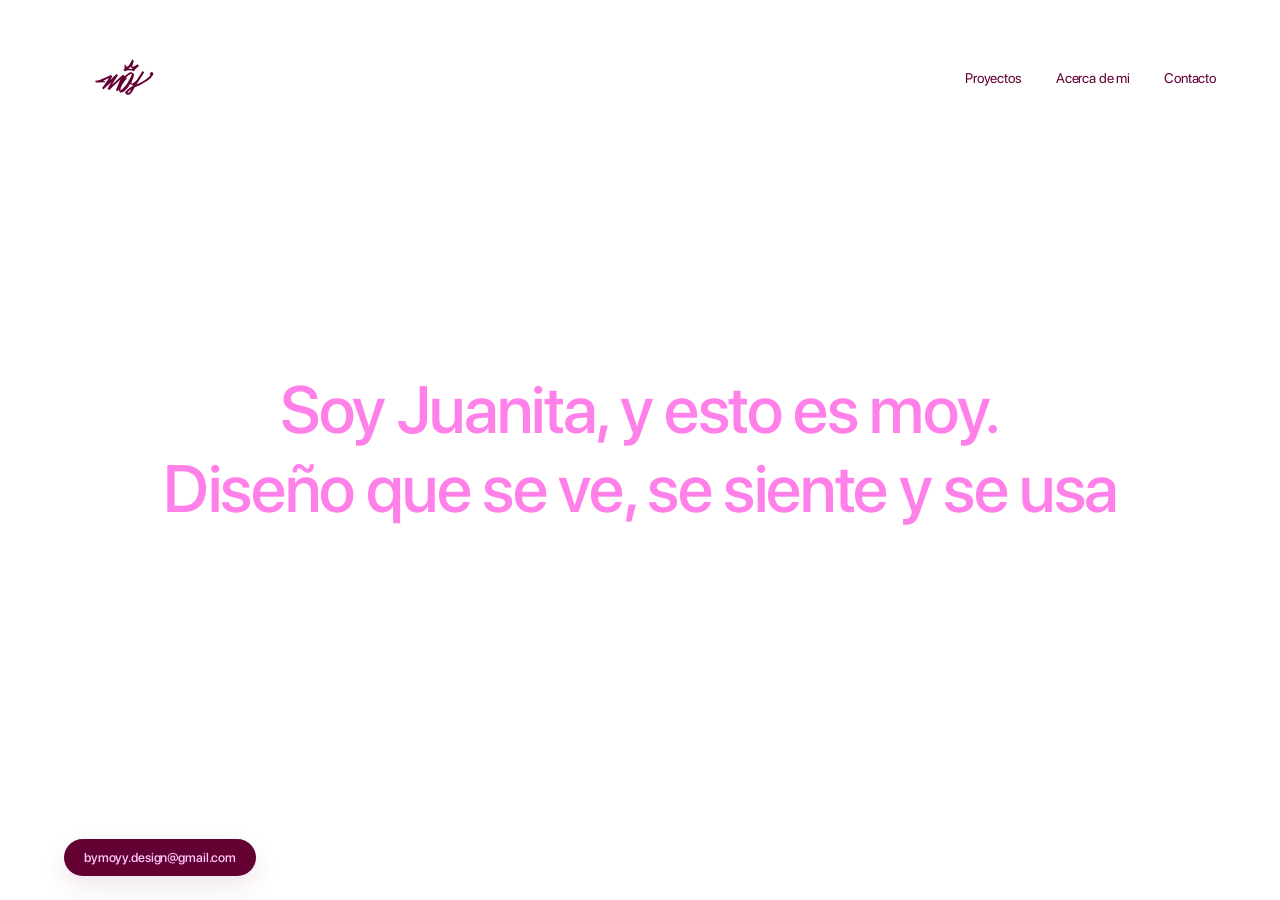
<file: index.html>
<!DOCTYPE html>
<html lang="es">

<head>
  <meta charset="UTF-8">
  <meta name="viewport" content="width=device-width, initial-scale=1.0">

  <title>Moy. — Juanita Triviño</title>

  <meta
    name="description"
    content="Portfolio de Juanita Triviño — diseñadora gráfica e interactiva."
  >

  <!-- FAVICON -->
  <link rel="icon" type="image/svg+xml" href="assets/vector.svg">
  <link rel="icon" type="image/png" href="assets/favicon.png">

  <link rel="stylesheet" href="style.css">
</head>

<body class="home-page">

  <!-- TRANSICIÓN -->
  <div class="page-transition"></div>


  <!-- HEADER -->
  <header class="site-header">

    <a href="index.html" class="logo">
      <img
        src="assets/moy-mark-dark.svg"
        alt="Moy"
        onerror="this.outerHTML='<span style=\'font-weight:700\'>moy.</span>'"
      >
    </a>

    <nav class="site-nav">
      <a href="alia.html">Proyectos</a>
      <a href="about.html">Acerca de mi</a>
      <a href="contact.html">Contacto</a>
    </nav>

  </header>


  <main class="home-main">

    <div class="home-greeting">

      <p>Soy Juanita, y esto es moy.</p>

      <p>
        Diseño que se ve, se siente y se usa
      </p>

    </div>

  </main>


  <a
    href="mailto:bymoyy.design@gmail.com"
    class="page-email magnetic"
  >
    bymoyy.design@gmail.com
  </a>


  <script src="script.js"></script>

</body>

</html>
</file>
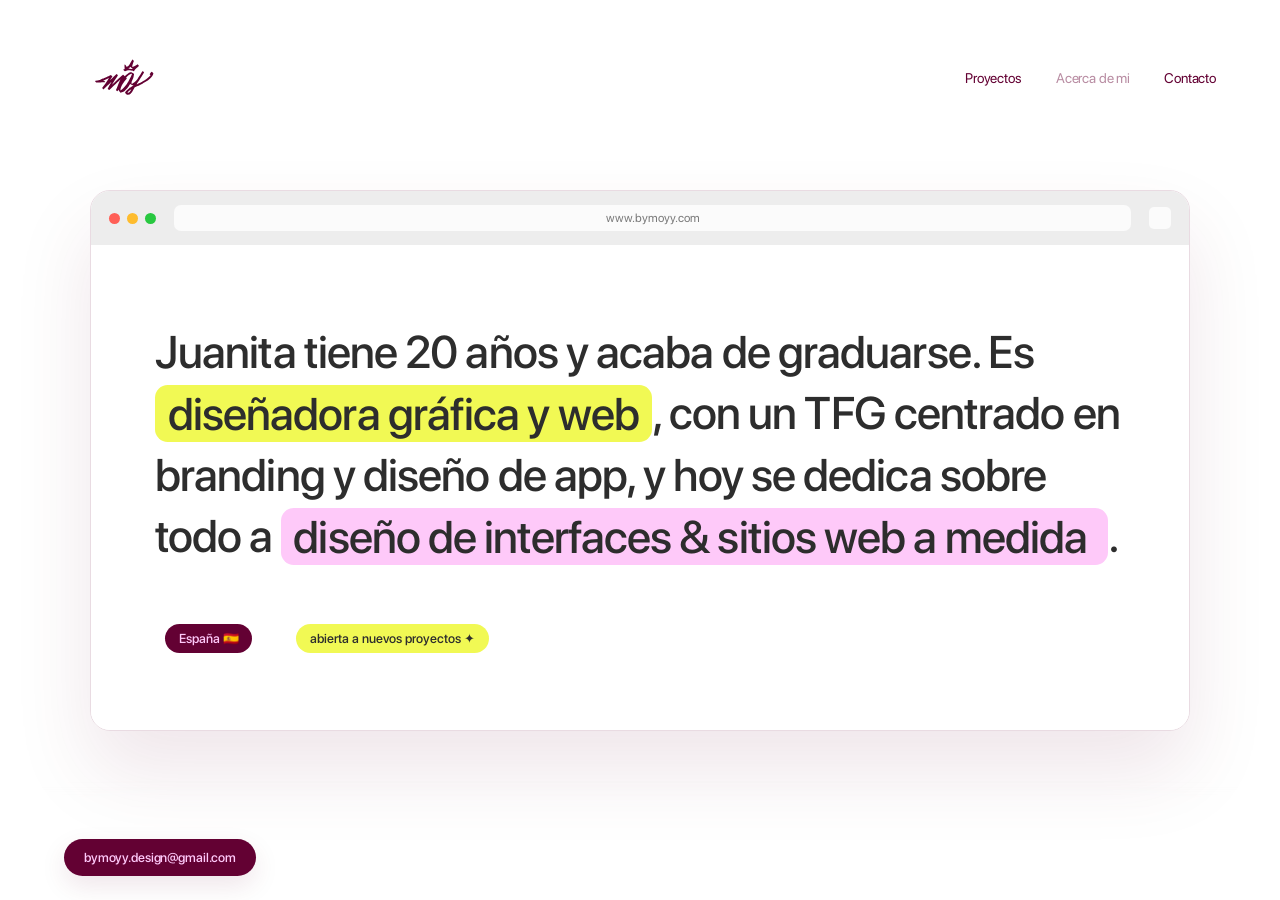
<file: about.html>
<!DOCTYPE html>
<html lang="es">

<head>
  <meta charset="UTF-8">
  <meta name="viewport" content="width=device-width, initial-scale=1.0">

  <title>Acerca de mí — Moy.</title>

  <meta
    name="description"
    content="Acerca de Juanita Triviño — diseñadora gráfica e interactiva."
  >

  <!-- FAVICON -->
  <link rel="icon" type="image/svg+xml" href="assets/vector.svg">

  <link rel="stylesheet" href="style.css">
</head>

<body class="about-page">

  <!-- TRANSICIÓN -->
  <div class="page-transition"></div>


  <!-- HEADER -->
  <header class="site-header">

    <a href="index.html" class="logo">
      <img
        src="assets/moy-mark-dark.svg"
        alt="Moy"
        onerror="this.outerHTML='<span style=\'font-weight:700\'>moy.</span>'"
      >
    </a>

    <nav class="site-nav">
      <a href="alia.html">Proyectos</a>
      <a href="about.html" class="is-active">Acerca de mi</a>
      <a href="contact.html">Contacto</a>
    </nav>

  </header>


  <main>

    <div class="browser-card reveal">

      <div class="browser-bar">

        <div class="browser-dots">
          <span></span>
          <span></span>
          <span></span>
        </div>

        <div class="browser-url">
          www.bymoyy.com
        </div>

        <div class="browser-share"></div>

      </div>


      <div class="browser-body">

        <p>
          Juanita tiene 20 años y acaba de graduarse. Es
          <span class="hl hl-lime">diseñadora gráfica y web</span>, con un
          TFG centrado en branding y diseño de app, y hoy se dedica sobre
          todo a
          <span class="hl hl-pink">
            diseño de interfaces &amp; sitios web a medida
          </span>.
        </p>


        <div class="about-meta">

          <span class="pill pill-wine">
            España 🇪🇸
          </span>

          <span class="pill pill-lime">
            abierta a nuevos proyectos ✦
          </span>

        </div>

      </div>

    </div>

  </main>


  <a
    href="mailto:bymoyy.design@gmail.com"
    class="page-email magnetic"
  >
    bymoyy.design@gmail.com
  </a>


  <script src="script.js"></script>

</body>

</html>
</file>
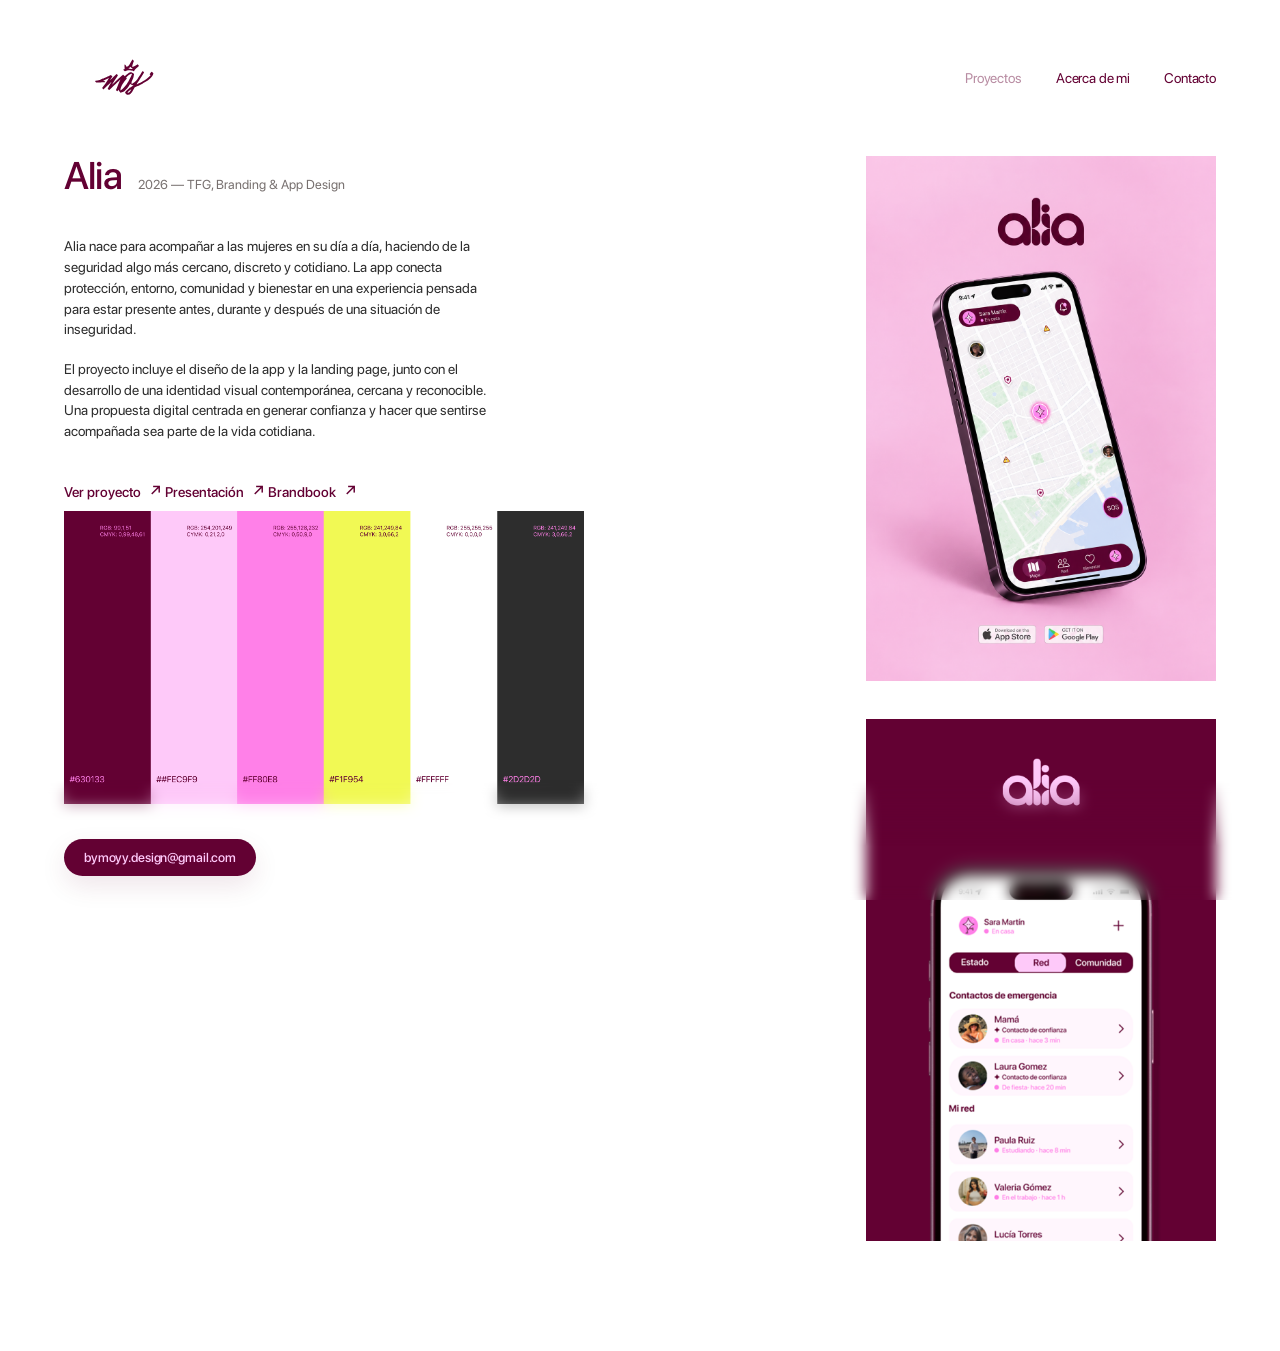
<file: alia.html>
<!DOCTYPE html>
<html lang="es">

<head>
  <meta charset="UTF-8">
  <meta name="viewport" content="width=device-width, initial-scale=1.0">

  <title>Alia — Moy.</title>

  <meta
    name="description"
    content="Alia — proyecto de Juanita Triviño."
  >

  <!-- FAVICON -->
  <link rel="icon" type="image/svg+xml" href="assets/vector.svg">

  <link rel="stylesheet" href="style.css">
</head>

<body class="project-page">

  <!-- TRANSICIÓN -->
  <div class="page-transition"></div>


  <!-- HEADER -->
  <header class="site-header">

    <a href="index.html" class="logo">
      <img
        src="assets/moy-mark-dark.svg"
        alt="Moy"
        onerror="this.outerHTML='<span style=\'font-weight:700\'>moy.</span>'"
      >
    </a>

    <nav class="site-nav">
      <a href="alia.html" class="is-active">Proyectos</a>
      <a href="about.html">Acerca de mi</a>
      <a href="contact.html">Contacto</a>
    </nav>

  </header>


  <main>

    <section class="alia-project reveal">


      <div class="alia-info">

        <div class="project-head">

          <h1>Alia</h1>

          <span class="project-meta">
            2026 — TFG, Branding &amp; App Design
          </span>

        </div>


        <div class="project-desc">

          <p>
            Alia nace para acompañar a las mujeres en su día a día,
            haciendo de la seguridad algo más cercano, discreto y
            cotidiano. La app conecta protección, entorno, comunidad
            y bienestar en una experiencia pensada para estar
            presente antes, durante y después de una situación
            de inseguridad.
          </p>

          <p>
            El proyecto incluye el diseño de la app y la landing page,
            junto con el desarrollo de una identidad visual
            contemporánea, cercana y reconocible. Una propuesta
            digital centrada en generar confianza y hacer que sentirse
            acompañada sea parte de la vida cotidiana.
          </p>

        </div>


        
<!-- CTA FIGMA -->

<div class="alia-cta-wrap">

  <a
    class="alia-cta"
    href="https://www.figma.com/proto/18fw6NgmNtlhVhWeqDT6b7/Alia_Juanita-Trivin%CC%83o?page-id=1947%3A1056&node-id=2080-1158&viewport=684%2C-155%2C0.29&t=N9NWzJG4fEI9VJnm-1&scaling=scale-down&content-scaling=fixed&starting-point-node-id=2499%3A1036&show-proto-sidebar=1"
     target="_blank"
    rel="noopener noreferrer"
  >
    Ver proyecto
    <span>↗</span>
  </a>

  <a
    class="alia-cta"
    href="https://www.figma.com/proto/9lODjjKjDpJ6jKvyzgiqLm/Alia_Presentaci%C3%B3n?page-id=0%3A1&node-id=1-3&viewport=-17609%2C174%2C0.27&t=fQoeXTj8d63jYQ9h-1&scaling=contain&content-scaling=fixed"
    target="_blank"
    rel="noopener noreferrer"
  >
    Presentación
    <span>↗</span>
  </a>

  <a
    class="alia-cta"
    href="https://www.figma.com/proto/7zrEc8WM3NQuZJtWOjHTSd/Brandbook-Alia?page-id=0%3A1&node-id=3-43&viewport=371%2C310%2C0.02&t=1jaqs25oNRpbdnKM-1&scaling=contain&content-scaling=fixed"
    target="_blank"
    rel="noopener noreferrer"
  >
    Brandbook
    <span>↗</span>
  </a>

</div>



        <!-- PALETA -->

        <figure class="alia-media alia-palette">

          <img
            src="assets/paleta cromatica.png"
            alt="Paleta cromática de Alia"
          >

        </figure>

      </div>


      <div class="alia-visuals">

        <figure class="alia-media alia-app-main">

          <img
            src="assets/app1.png"
            alt="Presentación de la aplicación Alia"
          >

        </figure>


        <figure class="alia-media alia-app-secondary">

          <img
            src="assets/app2.png"
            alt="Pantalla de la aplicación Alia"
          >

        </figure>

      </div>


    </section>

  </main>


  <a
    href="mailto:bymoyy.design@gmail.com"
    class="page-email magnetic"
  >
    bymoyy.design@gmail.com
  </a>


  <script src="script.js"></script>

</body>

</html>
</file>
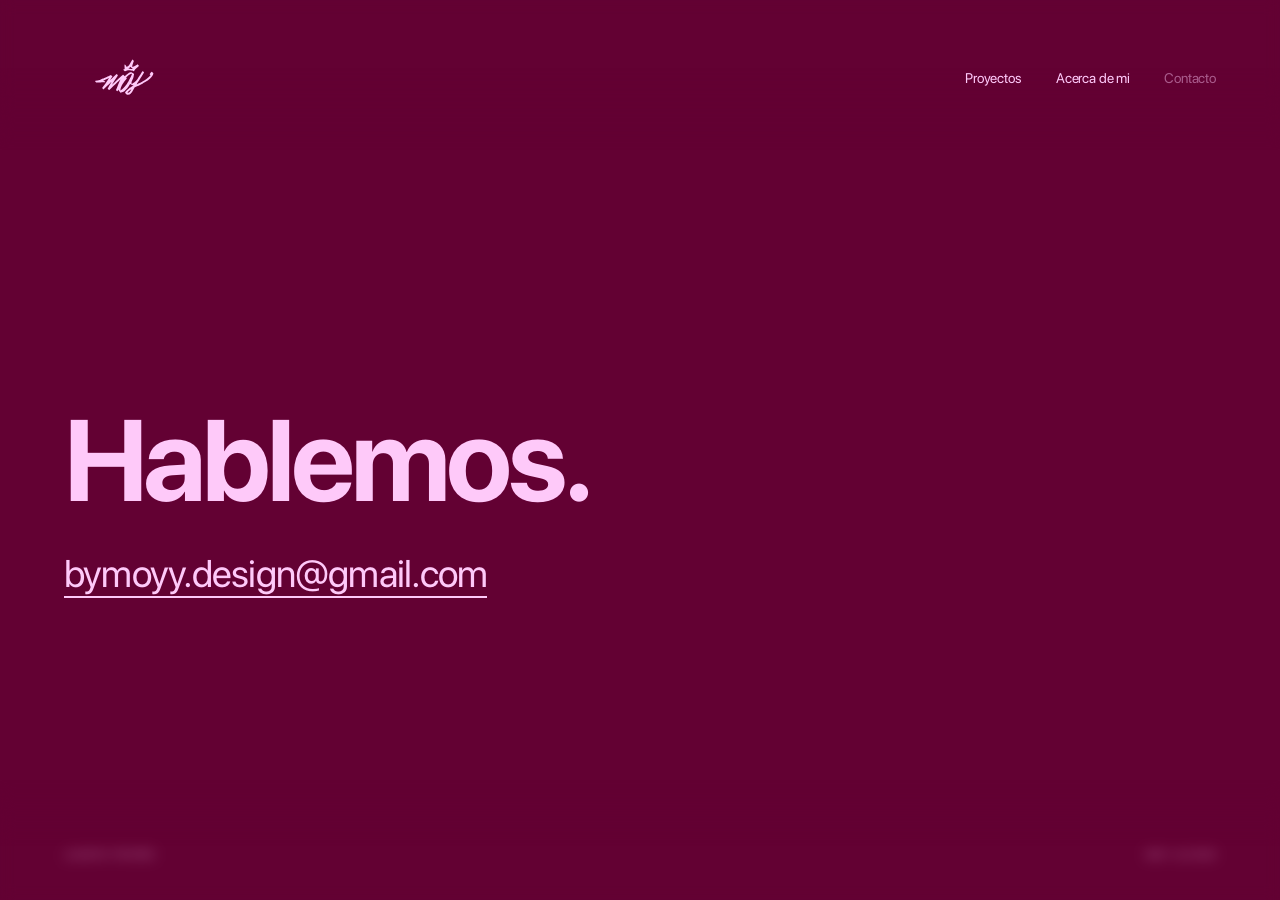
<file: contact.html>
<!DOCTYPE html>
<html lang="es">

<head>
  <meta charset="UTF-8">
  <meta name="viewport" content="width=device-width, initial-scale=1.0">

  <title>Contacto — Moy.</title>

  <meta
    name="description"
    content="Contacto — Juanita Triviño."
  >

  <!-- FAVICON -->
  <link rel="icon" type="image/svg+xml" href="assets/vector.svg">

  <link rel="stylesheet" href="style.css">
</head>

<body class="contact-page">

  <!-- TRANSICIÓN -->
  <div class="page-transition"></div>


  <!-- HEADER -->
  <header class="site-header">

    <a href="index.html" class="logo">
      <img
        src="assets/moy-mark-light.svg"
        alt="Moy"
        onerror="this.outerHTML='<span style=\'font-weight:700\'>moy.</span>'"
      >
    </a>

    <nav class="site-nav">
      <a href="alia.html">Proyectos</a>
      <a href="about.html">Acerca de mi</a>
      <a href="contact.html" class="is-active">Contacto</a>
    </nav>

  </header>


  <main class="contact-main">

    <div class="reveal">

      <h1 class="contact-heading">
        Hablemos.
      </h1>

      <a
        href="mailto:bymoyy.design@gmail.com"
        class="contact-email magnetic"
      >
        bymoyy.design@gmail.com
      </a>

    </div>


    <footer class="contact-footer">

      <span>
        Juanita Triviño
      </span>

      <span>
        Moy. © 2026
      </span>

    </footer>

  </main>


  <script src="script.js"></script>

</body>

</html>
</file>
<file: style.css>
/* =========================================================
   MOY. — PORTFOLIO
========================================================= */

:root {
  --wine: #630133;
  --wine-dark: #430022;
  --pink: #FF80E8;
  --pink-light: #FEC9F9;
  --lime: #F1F954;
  --cream: #FFFFFF;
  --stone: #F3F2F0;
  --black: #2D2D2D;
  --grey: #77706F;
  --line: rgba(99, 1, 51, .14);
  --ease: cubic-bezier(.77, 0, .175, 1);
}


/* =========================================================
   FONTS
========================================================= */

@import url('https://fonts.googleapis.com/css2?family=Fraunces:ital,wght@1,500;1,600&display=swap');

@font-face {
  font-family: "SF Pro Display";
  src: url("assets/typo/sf-pro-display/SFPRODISPLAYREGULAR.OTF") format("opentype");
  font-weight: 400;
  font-style: normal;
  font-display: swap;
}

@font-face {
  font-family: "SF Pro Display";
  src: url("assets/typo/sf-pro-display/SFPRODISPLAYMEDIUM.OTF") format("opentype");
  font-weight: 500;
  font-style: normal;
  font-display: swap;
}

@font-face {
  font-family: "SF Pro Display";
  src: url("assets/typo/sf-pro-display/SFPRODISPLAYBOLD.OTF") format("opentype");
  font-weight: 700;
  font-style: normal;
  font-display: swap;
}


/* =========================================================
   RESET
========================================================= */

* {
  margin: 0;
  padding: 0;
  box-sizing: border-box;
}

html {
  scroll-behavior: smooth;
}

body {
  background: var(--cream);
  color: var(--wine);
  font-family:
    "SF Pro Display",
    -apple-system,
    BlinkMacSystemFont,
    "Helvetica Neue",
    Arial,
    sans-serif;
  -webkit-font-smoothing: antialiased;
}

a {
  color: inherit;
  text-decoration: none;
}

img,
video {
  display: block;
  max-width: 100%;
}


/* =========================================================
   PAGE TRANSITION
========================================================= */

.page-transition {
  position: fixed;
  inset: 0;
  z-index: 9999;
  background: var(--cream);
  opacity: 1;
  pointer-events: none;
  transition: opacity .65s ease;
}

body.loaded .page-transition {
  opacity: 0;
}

body.leaving .page-transition {
  opacity: 1;
}


/* =========================================================
   HEADER / NAV
========================================================= */

.site-header {
  position: fixed;
  top: 0;
  left: 0;
  right: 0;
  z-index: 200;
  display: flex;
  align-items: center;
  justify-content: space-between;
  padding: 18px 5vw;
  background: none;
}

.site-header .logo img {
  display: block;
  height: 120px;
  width: auto;
}

.site-nav {
  display: flex;
  gap: 34px;
}

.site-nav a {
  position: relative;
  font-size: 14px;
  font-weight: 400;
  letter-spacing: -.01em;
  transition: opacity .3s ease;
}

.site-nav a:hover {
  opacity: .55;
}

.site-nav a.is-active {
  opacity: .45;
}


/* =========================================================
   PAGE EMAIL
========================================================= */

.page-email {
  position: fixed;
  left: 5vw;
  bottom: 24px;
  z-index: 190;
  display: inline-flex;
  align-items: center;
  padding: 11px 20px;
  border-radius: 100px;
  font-size: 13px;
  font-weight: 500;
  letter-spacing: -.01em;
  color: var(--pink-light);
  background: var(--wine);
  box-shadow:
    0 10px 26px rgba(99, 1, 51, .1);
  transition:
    opacity .3s ease,
    transform .3s ease;
}

.page-email:hover {
  opacity: .78;
}

body.contact-page .page-email {
  background: var(--pink-light);
  color: var(--wine);
}


/* =========================================================
   SCROLL BLUR
========================================================= */

.scroll-fade {
  position: fixed;
  left: 0;
  right: 0;
  z-index: 150;
  pointer-events: none;
  backdrop-filter: blur(7px);
  -webkit-backdrop-filter: blur(7px);
}

.scroll-fade-top {
  top: 0;
  height: 150px;
  mask-image:
    linear-gradient(
      to bottom,
      black 0%,
      black 45%,
      transparent 100%
    );
  -webkit-mask-image:
    linear-gradient(
      to bottom,
      black 0%,
      black 45%,
      transparent 100%
    );
}

.scroll-fade-bottom {
  bottom: 0;
  height: 120px;
  mask-image:
    linear-gradient(
      to top,
      black 0%,
      black 45%,
      transparent 100%
    );
  -webkit-mask-image:
    linear-gradient(
      to top,
      black 0%,
      black 45%,
      transparent 100%
    );
}


/* =========================================================
   PILLS
========================================================= */

.pill {
  display: inline-flex;
  align-items: center;
  border-radius: 100px;
  font-weight: 500;
  white-space: nowrap;
}

.pill-wine {
  background: var(--wine);
  color: var(--pink-light);
}

.pill-dark {
  background: var(--black);
  color: var(--cream);
}

.pill-pink {
  background: var(--pink);
  color: var(--black);
}

.pill-pink-light {
  background: var(--pink-light);
  color: var(--black);
}

.pill-lime {
  background: var(--lime);
  color: var(--black);
}

.pill-white {
  background: var(--cream);
  color: var(--wine);
  border: 1px solid var(--line);
}


/* =========================================================
   CURSOR TRAIL
========================================================= */

.cursor-pill {
  position: fixed;
  top: 0;
  left: 0;
  z-index: 150;
  padding: 7px 16px;
  border-radius: 100px;
  font-size: 13px;
  font-weight: 500;
  letter-spacing: -.01em;
  pointer-events: none;
  opacity: 0;
  transform:
    translate(-50%, -50%)
    scale(.7);
  transition:
    opacity .3s ease,
    transform .5s var(--ease);
  box-shadow:
    0 6px 16px rgba(99, 1, 51, .1);
}

.cursor-pill.is-visible {
  opacity: 1;
  transform:
    translate(-50%, -50%)
    scale(1);
}

.cursor-pill.is-fading {
  opacity: 0;
  transform:
    translate(
      calc(-50% + var(--drift, 0px)),
      -50%
    )
    scale(.92)
    translateY(-16px);
}

@media (hover: none) {
  .cursor-pill {
    display: none;
  }
}


/* =========================================================
   HOME
========================================================= */

body.home-page {
  height: 100dvh;
  overflow: hidden;
}

.home-main {
  position: relative;
  height: 100dvh;
  display: flex;
  align-items: center;
  justify-content: center;
  padding: 0 5vw;
  overflow: hidden;
}

.home-greeting {
  position: relative;
  z-index: 1;
  text-align: center;
  opacity: 0;
  filter: blur(16px);
  animation:
    greet-in 1.2s var(--ease) forwards;
  animation-delay: .5s;
}

@keyframes greet-in {
  to {
    opacity: 1;
    filter: blur(0);
  }
}

.home-greeting p {
  font-size:
    clamp(
      2rem,
      5.2vw,
      4.6rem
    );
  line-height: 1.18;
  font-weight: 500;
  color: var(--pink);
  letter-spacing: -.02em;
}


/* =========================================================
   ABOUT ME
========================================================= */

body.about-page {
  min-height: 100dvh;
}

body.about-page main {
  min-height: 100dvh;
  display: flex;
  align-items: flex-start;
  padding:
    190px
    5vw
    130px;
}

.browser-card {
  width: 100%;
  max-width: 1100px;
  margin: 0 auto;
  border-radius: 20px;
  overflow: hidden;
  border: 1px solid var(--line);
  box-shadow:
    0 40px 80px rgba(99, 1, 51, .1);
}

.browser-bar {
  display: flex;
  align-items: center;
  gap: 18px;
  padding: 14px 18px;
  background: #EDEDED;
}

.browser-dots {
  display: flex;
  gap: 7px;
}

.browser-dots span {
  width: 11px;
  height: 11px;
  border-radius: 50%;
}

.browser-dots span:nth-child(1) {
  background: #FF5F57;
}

.browser-dots span:nth-child(2) {
  background: #FEBC2E;
}

.browser-dots span:nth-child(3) {
  background: #28C840;
}

.browser-url {
  flex: 1;
  text-align: center;
  background: #FBFBFB;
  border-radius: 7px;
  padding: 6px 14px;
  font-size: 12px;
  color: #7A7A7A;
}

.browser-share {
  width: 22px;
  height: 22px;
  border-radius: 5px;
  background: #FBFBFB;
}

.browser-body {
  display: flex;
  flex-direction: column;
  gap:
    clamp(
      36px,
      5vw,
      56px
    );
  padding:
    clamp(36px, 6vw, 80px)
    clamp(26px, 5vw, 64px);
  background: var(--cream);
}

.browser-body p {
  font-size:
    clamp(
      1.55rem,
      3.7vw,
      2.85rem
    );
  line-height: 1.35;
  font-weight: 500;
  color: var(--black);
  letter-spacing: -.02em;
}

.hl {
  display: inline;
  padding: .04em .28em;
  border-radius: .28em;
  color: var(--black);
  box-decoration-break: clone;
  -webkit-box-decoration-break: clone;
}

.hl-lime {
  background: var(--lime);
}

.hl-pink {
  background: var(--pink-light);
}

.about-meta {
  display: flex;
  flex-wrap: wrap;
  align-items: center;
  gap: 14px 34px;
  font-size: 14px;
  font-weight: 400;
  color: var(--grey);
}

.about-meta .pill {
  margin-left: 10px;
  padding: .55em 1.05em;
  font-size: 13px;
}


/* =========================================================
   PROYECTO
========================================================= */

body.project-page main {
  padding:
    156px
    5vw
    110px;
}

.project-content {
  max-width: 640px;
}

.project-head {
  display: flex;
  align-items: baseline;
  gap: 16px;
  margin-bottom: 46px;
}

.project-head h1 {
  font-size:
    clamp(
      2.4rem,
      5vw,
      3.6rem
    );
  font-weight: 500;
  letter-spacing: -.02em;
  color: var(--wine);
}

.project-meta {
  font-size: 13px;
  font-weight: 400;
  color: var(--grey);
}

.project-desc {
  max-width: 480px;
  margin-bottom: 40px;
}

.project-desc p {
  font-size: 14.5px;
  line-height: 1.65;
  font-weight: 400;
  color: var(--black);
  margin-bottom: 20px;
}

.project-desc p:last-child {
  margin-bottom: 0;
}


/* =========================================================
   ALIA — CTA
========================================================= */

.alia-cta-wrap {
  margin-top: -18px;
}

.alia-cta {
  display: inline-flex;
  align-items: center;
  gap: 8px;
  font-size: 14px;
  font-weight: 500;
  color: var(--wine);
  transition:
    opacity .3s ease,
    transform .3s ease;
}

.alia-cta:hover {
  opacity: .65;
}

.alia-cta span {
  font-size: 16px;
  transition:
    transform .3s ease;
}

.alia-cta:hover span {
  transform: translate(3px, -3px);
}


/* =========================================================
   MEDIA VIEWER
========================================================= */

.media-viewer {
  display: flex;
  flex-direction: row;
  width:
    min(
      360px,
      78%
    );
  aspect-ratio: 3 / 4;
  margin: 0 auto;
  border-radius: 18px;
  overflow-x: scroll;
  overflow-y: hidden;
  scroll-snap-type: x mandatory;
  scroll-behavior: smooth;
  background: #DEDDDA;
  scrollbar-width: none;
}

.media-viewer::-webkit-scrollbar {
  display: none;
}

.media-item {
  flex: 0 0 100%;
  width: 100%;
  height: 100%;
  scroll-snap-align: start;
  scroll-snap-stop: always;
  display: flex;
  align-items: center;
  justify-content: center;
  overflow: hidden;
}

.media-item img,
.media-item video {
  width: 100%;
  height: 100%;
  object-fit: cover;
}

.media-placeholder {
  width: 100%;
  height: 100%;
  display: flex;
  align-items: center;
  justify-content: center;
  padding: 16px;
  text-align: center;
  font-size: 10px;
  text-transform: uppercase;
  letter-spacing: .08em;
  color: rgba(99, 1, 51, .4);
}

.media-dots {
  display: flex;
  justify-content: center;
  gap: 7px;
  margin:
    18px
    0
    60px;
}

.media-dots span {
  width: 6px;
  height: 6px;
  border-radius: 50%;
  background: rgba(99, 1, 51, .18);
  transition:
    background .3s ease,
    transform .3s ease;
}

.media-dots span.is-active {
  background: var(--wine);
  transform: scale(1.25);
}


/* =========================================================
   ALIA — COMPOSICIÓN
========================================================= */

.alia-project {
  width: 100%;
  max-width: 1220px;
  margin: 0 auto;
  display: grid;
  grid-template-columns:
    minmax(0, 1fr)
    minmax(300px, 410px);
  column-gap:
    clamp(
      65px,
      9vw,
      135px
    );
  align-items: start;
}

.alia-info {
  min-width: 0;
}

.alia-project .project-head {
  margin-bottom: 42px;
}

.alia-project .project-head h1 {
  font-size:
    clamp(
      2rem,
      3vw,
      2.8rem
    );
  line-height: 1;
  font-weight: 500;
}

.alia-project .project-desc {
  max-width: 430px;
  margin-bottom: 58px;
}

.alia-project .project-desc p {
  font-size: 14px;
  line-height: 1.48;
  font-weight: 400;
  margin-bottom: 19px;
}

.alia-media {
  margin: 0;
  overflow: hidden;
}

.alia-media img {
  display: block;
  width: 100%;
  height: auto;
  object-fit: contain;
}

.alia-app-main {
  width:
    min(
      100%,
      350px
    );
  margin-left: auto;
}

.alia-app-secondary {
  width:
    min(
      100%,
      350px
    );
  margin-top: 38px;
  margin-left: auto;
}

.alia-app-main img,
.alia-app-secondary img {
  width: 100%;
  height: auto;
  object-fit: contain;
  object-position: center;
}

.alia-palette {
  width:
    min(
      100%,
      520px
    );
  margin-top: 10px;
}


/* =========================================================
   ALIA — TABLET
========================================================= */

@media (max-width: 900px) {

  .alia-project {
    grid-template-columns:
      1fr
      1fr;
    column-gap: 35px;
  }

  .alia-project .project-head {
    flex-wrap: wrap;
    gap: 10px;
  }

  .alia-project .project-desc {
    max-width: 100%;
  }

  .alia-app-main,
  .alia-app-secondary {
    width: 100%;
    max-width: 330px;
  }

  .alia-palette {
    width:
      min(
        100%,
        460px
      );
  }
}


/* =========================================================
   CONTACTO
========================================================= */

body.contact-page {
  background: var(--wine);
  color: var(--pink-light);
  min-height: 100dvh;
}

body.contact-page .site-nav a,
body.contact-page .logo {
  color: var(--pink-light);
}

.contact-main {
  min-height: 100dvh;
  display: flex;
  flex-direction: column;
  padding:
    156px
    5vw
    40px;
}

.contact-main .reveal {
  flex: 1;
  display: flex;
  flex-direction: column;
  justify-content: center;
  align-items: flex-start;
}

.contact-heading {
  font-size:
    clamp(
      2.8rem,
      9vw,
      7.5rem
    );
  font-weight: 700;
  letter-spacing: -.035em;
  line-height: .95;
  margin-bottom: 34px;
}

.contact-email {
  display: inline-block;
  font-size:
    clamp(
      1.5rem,
      3.4vw,
      2.4rem
    );
  font-weight: 400;
  letter-spacing: -.02em;
  border-bottom:
    2px solid
    var(--pink-light);
  transition:
    color .3s ease,
    border-color .3s ease;
}

.contact-email:hover {
  color: var(--pink);
  border-color: var(--pink);
}

.contact-footer {
  display: flex;
  justify-content: space-between;
  font-size: 10px;
  font-weight: 400;
  text-transform: uppercase;
  letter-spacing: .1em;
  opacity: .65;
}


/* =========================================================
   REVEAL
========================================================= */

.reveal {
  opacity: 0;
  transform: translateY(20px);
  transition:
    opacity .8s ease,
    transform .9s var(--ease);
}

.reveal.visible {
  opacity: 1;
  transform: translateY(0);
}


/* =========================================================
   MOBILE
========================================================= */

@media (max-width: 700px) {

  /* NAV */

  .site-header {
    padding: 14px 6vw;
  }

  .site-header .logo img {
    height: 64px;
  }

  .site-nav {
    gap: 16px;
  }

  .site-nav a {
    font-size: 11px;
    font-weight: 400;
  }


  /* GMAIL */

  .page-email {
    left: 6vw;
    bottom: 18px;
    padding:
      9px
      16px;
    font-size: 12px;
    font-weight: 500;
    background: var(--wine);
    color: var(--pink-light);
  }


  /* BLUR */

  .scroll-fade-top {
    height: 96px;
  }

  .scroll-fade-bottom {
    height: 90px;
  }


  /* HOME */

  .home-main {
    padding:
      0
      6vw;
  }

  .home-greeting {
    width: 100%;
  }

  .home-greeting p {
    font-size: 9vw;
    line-height: 1.12;
    font-weight: 500;
  }


  /* ABOUT */

  body.about-page main {
    padding:
      126px
      6vw
      90px;
  }

  .browser-bar {
    padding:
      10px
      14px;
    gap: 10px;
  }

  .browser-dots {
    gap: 5px;
  }

  .browser-dots span {
    width: 9px;
    height: 9px;
  }

  .browser-url {
    padding:
      5px
      10px;
    font-size: 10px;
  }

  .browser-share {
    width: 19px;
    height: 19px;
  }

  .browser-body {
    padding:
      30px
      20px;
  }

  .browser-body p {
    font-size: 6.6vw;
    line-height: 1.28;
    font-weight: 500;
  }

  .about-meta {
    gap:
      10px
      18px;
    font-weight: 400;
  }

  .about-meta .pill {
    margin-left: 0;
  }


  /* ALIA */

  body.project-page main {
    padding:
      106px
      6vw
      90px;
  }

  .alia-project {
    display: flex;
    flex-direction: column;
    gap: 45px;
  }

  .alia-info,
  .alia-visuals {
    width: 100%;
  }

  .alia-project .project-head {
    display: flex;
    flex-direction: column;
    align-items: flex-start;
    gap: 9px;
    margin-bottom: 30px;
  }

  .alia-project .project-head h1 {
    font-size:
      clamp(
        2.3rem,
        10vw,
        3.2rem
      );
    font-weight: 500;
  }

  .alia-project .project-desc {
    max-width: 100%;
    margin-bottom: 40px;
  }

  .alia-project .project-desc p {
    font-size: 14px;
    line-height: 1.55;
    font-weight: 400;
  }

  .alia-app-main,
  .alia-app-secondary,
  .alia-palette {
    width: 100%;
    max-width: none;
    margin-left: 0;
  }

  .alia-app-secondary {
    margin-top: 28px;
  }

  .alia-palette {
    margin-top: 30px;
  }


  /* CONTACTO */

  .contact-main {
    padding:
      106px
      6vw
      30px;
  }

  .contact-heading {
    font-size:
      clamp(
        3.5rem,
        16vw,
        6rem
      );
    line-height: .9;
    margin-bottom: 24px;
    font-weight: 700;
  }

  .contact-email {
    max-width: 100%;
    font-size:
      clamp(
        1.05rem,
        5.5vw,
        1.5rem
      );
    font-weight: 400;
    overflow-wrap: anywhere;
  }

  .contact-footer {
    gap: 15px;
    font-size: 8px;
    font-weight: 400;
  }
}


/* =========================================================
   VERY SMALL PHONES
========================================================= */

@media (max-width: 380px) {

  .site-header {
    padding-left: 4vw;
    padding-right: 4vw;
  }

  .site-header .logo img {
    height: 54px;
  }

  .site-nav {
    gap: 9px;
  }

  .site-nav a {
    font-size: 9.5px;
    font-weight: 400;
  }

  .home-main {
    padding:
      0
      6vw;
  }

  .home-greeting p {
    font-size: 8.5vw;
    font-weight: 500;
  }

  body.about-page main,
  body.project-page main,
  .contact-main {
    padding-left: 4vw;
    padding-right: 4vw;
  }

  .browser-body {
    padding:
      26px
      18px
      30px;
  }

  .browser-body p {
    font-size: 7vw;
    font-weight: 500;
  }

  .page-email {
    left: 4vw;
    max-width: 92vw;
    background: var(--wine);
    color: var(--pink-light);
  }
}


/* =========================================================
   REDUCED MOTION
========================================================= */

@media (prefers-reduced-motion: reduce) {

  html {
    scroll-behavior: auto;
  }

  *,
  *::before,
  *::after {
    animation-duration: .01ms !important;
    animation-iteration-count: 1 !important;
    transition-duration: .01ms !important;
  }
}
</file>
